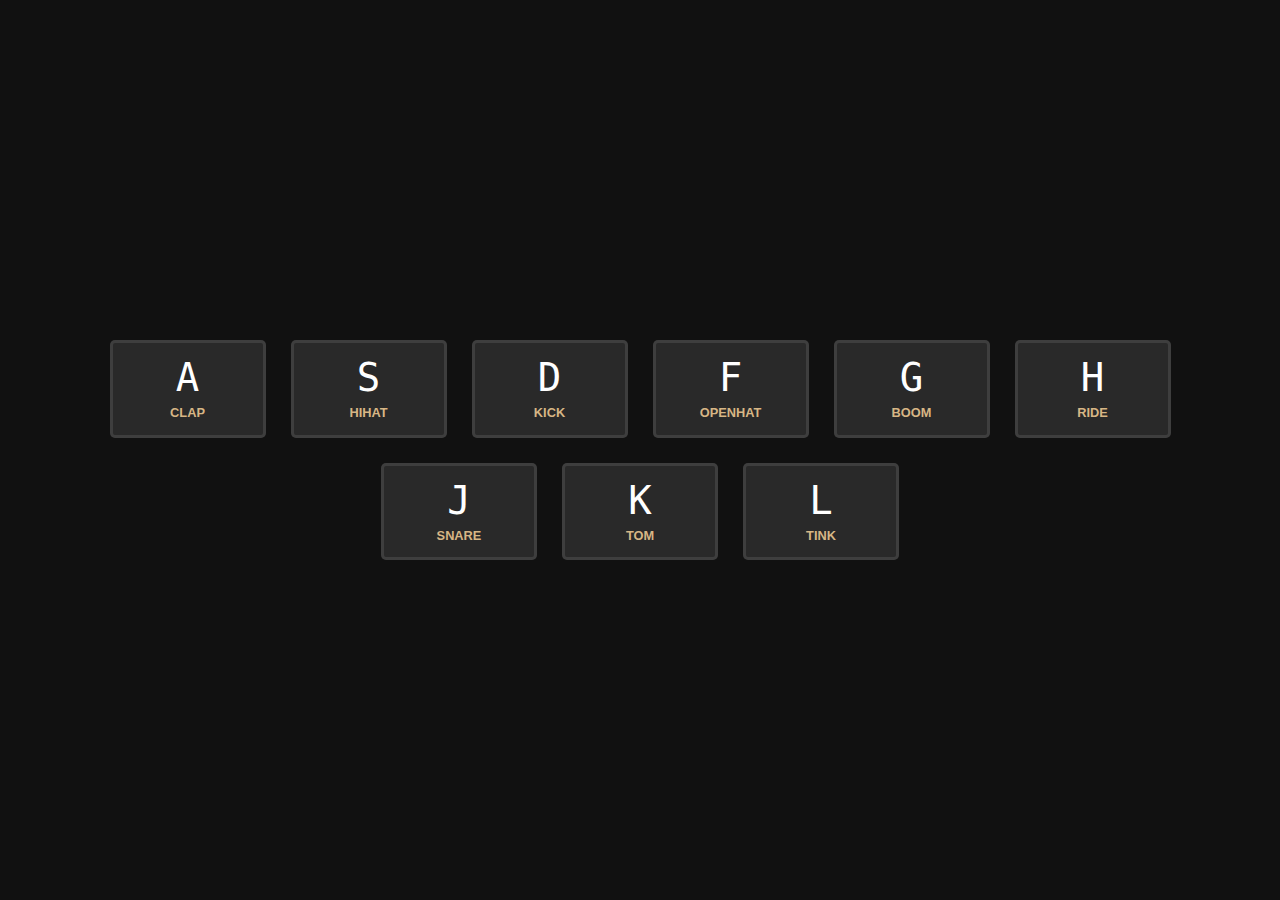
<file: 01_drumkit/index.html>
<!DOCTYPE html>
<html lang="en">
<head>
    <meta charset="UTF-8">
    <meta http-equiv="X-UA-Compatible" content="IE=edge">
    <meta name="viewport" content="width=device-width, initial-scale=1.0">
    <title>DrumKit</title>
    <link rel="stylesheet" href="assets/css/style.css">
    <script src="assets/js/main.js" defer></script>
</head>
<body>

    <div class="keys">

        <div class="key">
            <kbd>A</kbd>
            <span class="sound">Clap</span>
        </div>

        <div class="key">
            <kbd>S</kbd>
            <span class="sound">HiHat</span>
        </div>

        <div class="key">
            <kbd>D</kbd>
            <span class="sound">Kick</span>
        </div>

        <div class="key">
            <kbd>F</kbd>
            <span class="sound">Openhat</span>
        </div>

        <div class="key">
            <kbd>G</kbd>
            <span class="sound">Boom</span>
        </div>

        <div class="key">
            <kbd>H</kbd>
            <span class="sound">Ride</span>
        </div>

        <div class="key">
            <kbd>J</kbd>
            <span class="sound">Snare</span>
        </div>

        <div class="key">
            <kbd>K</kbd>
            <span class="sound">Tom</span>
        </div>

        <div class="key">
            <kbd>L</kbd>
            <span class="sound">Tink</span>
        </div>

    </div>
</body>
</html>
</file>
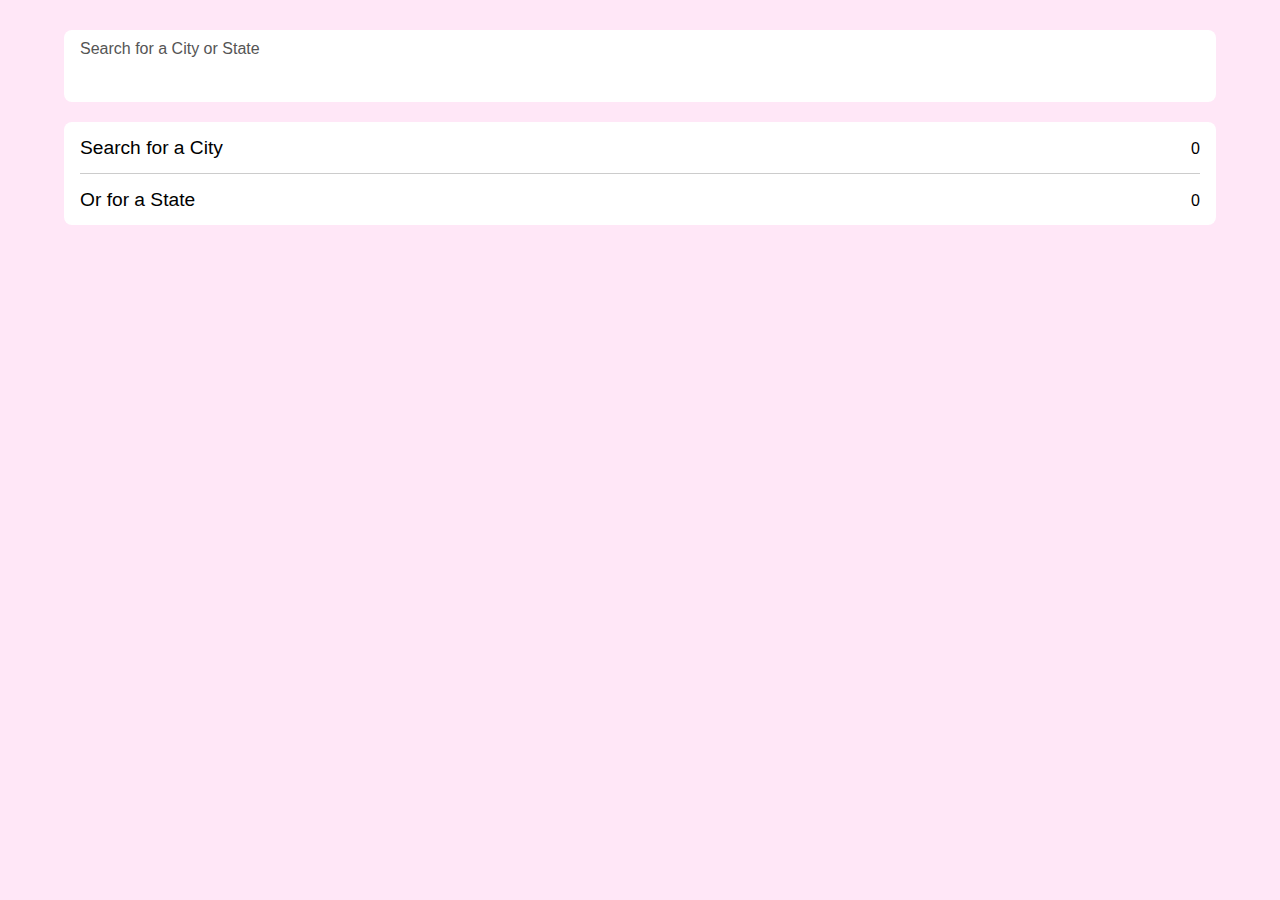
<file: 06_ajax-style/index.html>
<!DOCTYPE html>
<html lang="en">
<head>
    <meta charset="UTF-8">
    <meta http-equiv="X-UA-Compatible" content="IE=edge">
    <meta name="viewport" content="width=device-width, initial-scale=1.0">
    <title>Ajax Type</title>
    <link rel="stylesheet" href="style.css">
    <script src="index.js" defer></script>
</head>
<body>
    <form class="search">
        <div class="search__input">
            <input type="text" id="search" placeholder="">
            <label for="search">Search for a City or State</label>
        </div>
        
        <ul class="result">
            <li class="result__item">
                <h2>Search for a City</h2>
                <p>0</p>
            </li>
            <li class="result__item">
                <h2>Or for a State</h2>
                <p>0</p>
            </li>
        </ul>
    </form>
</body>
</html>
</file>
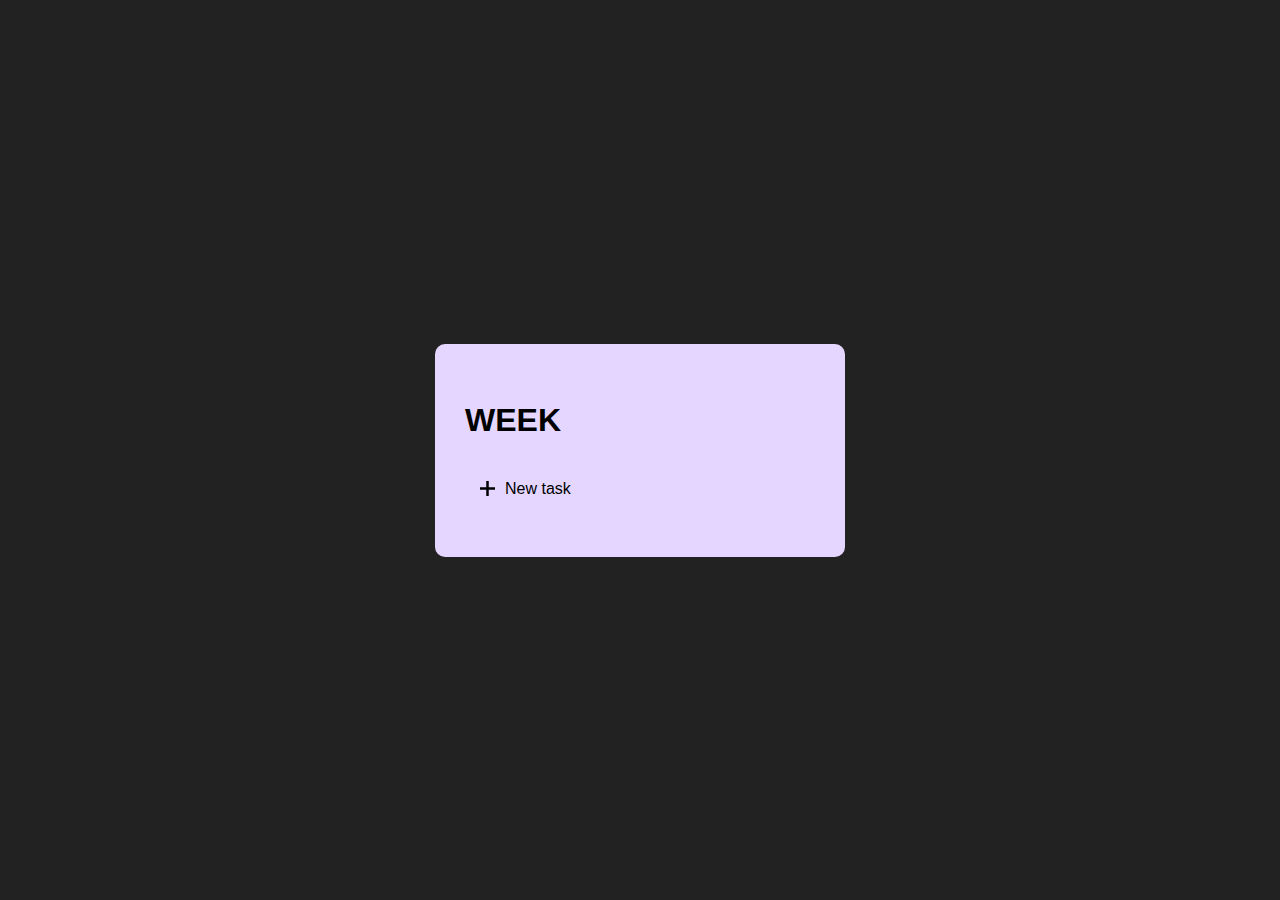
<file: 10_shift-todo/index.html>
<!DOCTYPE html>
<html lang="en">
<head>
    <meta charset="UTF-8">
    <meta http-equiv="X-UA-Compatible" content="IE=edge">
    <meta name="viewport" content="width=device-width, initial-scale=1.0">
    <title>Todo</title>
    <link rel="stylesheet" href="style.css">
    <script src="index.js" defer></script>
</head>
<body>
    <div id=todo>
        <h1>Week</h1>
        <ul class="task__list">
            <!-- <li class="task__el" draggable="true">
                <input type="checkbox" class="checkbox">
                <input class="task__text" type="text" value="Add Local Storage" placeholder="Untitled">
                <span class="task__delete-btn"></span>
            </li> -->
        </ul>
        <div class="task__add" role="button">
            <svg width="24" height="24" viewbox="0 0 24 24" xmlns="http://www.w3.org/2000/svg" fill-rule="evenodd" fill="CurrentColor" clip-rule="evenodd"><path d="M24 10h-10v-10h-4v10h-10v4h10v10h4v-10h10z"/></svg>
            New task
        </div>
    </div>
</body>
</html>
</file>
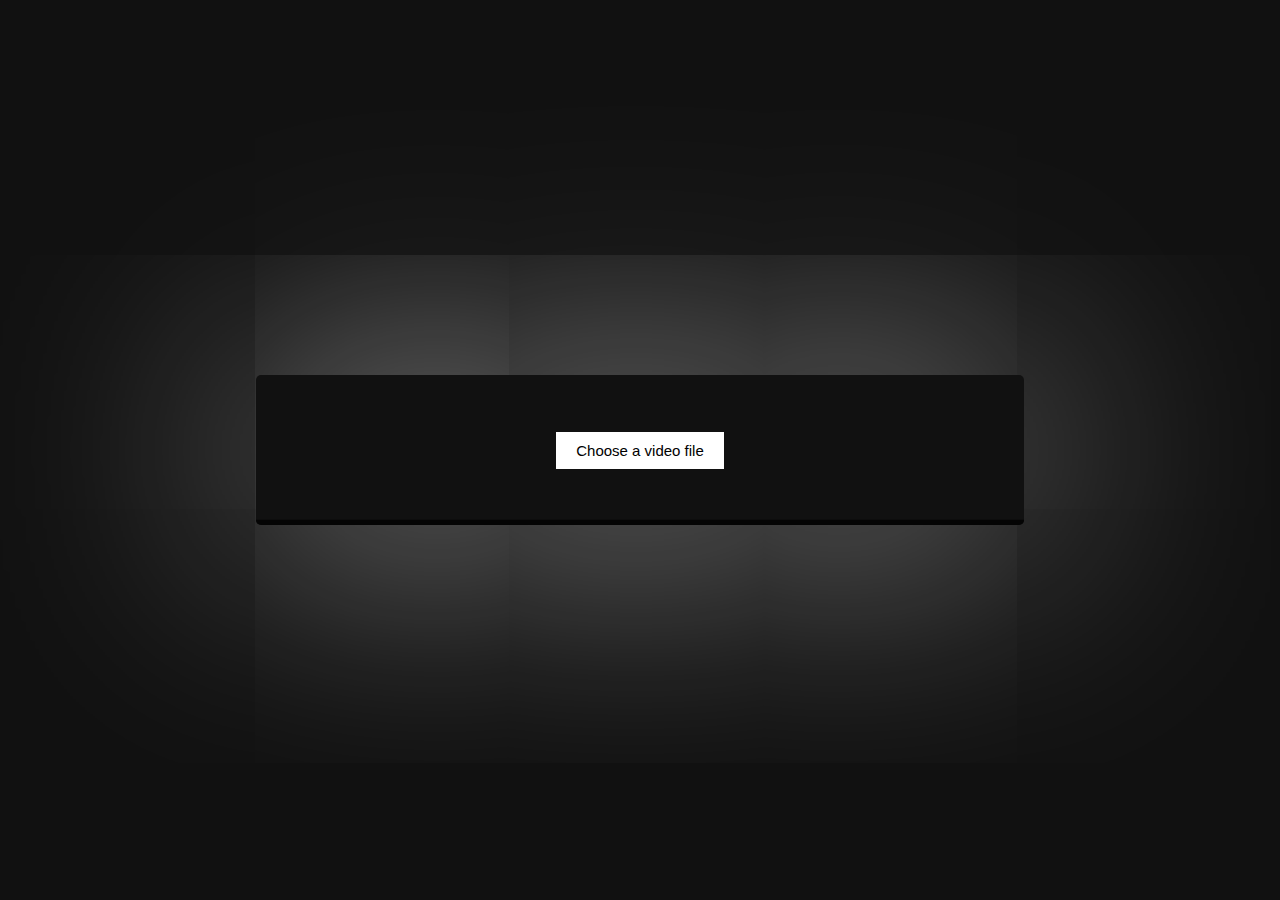
<file: 11_html-video-player/index.html>
<!DOCTYPE html>
<html lang="en">
<head>
    <meta charset="UTF-8">
    <meta http-equiv="X-UA-Compatible" content="IE=edge">
    <meta name="viewport" content="width=device-width, initial-scale=1.0">
    <title>html video player</title>
    <link rel="stylesheet" href="style.css">
    <script src="index.js" defer></script>
</head>
<body>
    <div class="player">
        <video class="player__video viewer" autoplay type="video/mp4"></video>
        <div class="choose__file"><input id="file-btn" type="file" accept="video/*"/><label for="file-btn">Choose a video file</label></div>
        <div class="status"><svg xmlns="http://www.w3.org/2000/svg" width="24" height="24" viewBox="0 0 24 24" fill="#fff"><path d="M3 22v-20l18 10-18 10z"/></svg></div>
        <div class="player__controls">
            <div class="progress">
                <div class="progress__filled"></div>
            </div>
            <button class="player__button toggle" title="Play (space)"><svg xmlns="http://www.w3.org/2000/svg" width="24" height="24" viewBox="0 0 24 24" fill="#fff"><path d="M3 22v-20l18 10-18 10z"/></svg></button>
            <button data-skip="-10" class="player__button skip">
                <svg xmlns="http://www.w3.org/2000/svg" width="24" height="27.5" viewBox="0 0 24 27.5" fill="#fff">
                    <path d="M0.5,11.9l2,0.5c-1.1,3.5-0.3,7.4,2.4,10.1c3.9,3.9,10.2,3.9,14.1,0s3.9-10.2,0-14.1c-1.9-1.9-4.5-2.9-7.1-2.9V9L6.1,4.4L12,0v3.5c3.1,0,6.1,1.2,8.5,3.5c4.7,4.7,4.7,12.3,0,17c-4.7,4.7-12.3,4.7-17,0C0.3,20.7-0.7,16.1,0.5,11.9z"/>
                    <path d="M9.6,20v-9H8c0,1.2-0.6,1.5-2.3,1.5V14h1.9V20H9.6z"/>
                    <path d="M14.4,10.9c-2.5,0-3.8,1.8-3.8,4.6c0,2.8,1.3,4.6,3.8,4.6c2.5,0,3.8-1.8,3.8-4.6C18.3,12.7,16.9,10.9,14.4,10.9zM14.4,18.5c-1.2,0-1.8-1.1-1.8-3s0.5-3,1.8-3c1.2,0,1.8,1.1,1.8,3S15.7,18.5,14.4,18.5z"/>
                </svg>
            </button>
            <button data-skip="10" class="player__button skip">
                <svg xmlns="http://www.w3.org/2000/svg" width="24" height="27.5" viewBox="0 0 24 27.5" fill="#fff">
                    <path d="M23.5,11.9l-2,0.5c1.1,3.5,0.3,7.4-2.4,10.1c-3.9,3.9-10.2,3.9-14.1,0S1,12.3,4.9,8.4C6.9,6.5,9.4,5.5,12,5.5V9l5.9-4.6L12,0v3.5C8.9,3.5,5.9,4.7,3.5,7c-4.7,4.7-4.7,12.3,0,17c4.7,4.7,12.3,4.7,17,0C23.7,20.7,24.7,16.1,23.5,11.9z"/>
                    <path d="M9.6,20v-9H8c0,1.2-0.6,1.5-2.3,1.5V14h1.9V20H9.6z"/>
                    <path d="M14.4,10.9c-2.5,0-3.8,1.8-3.8,4.6c0,2.8,1.3,4.6,3.8,4.6c2.5,0,3.8-1.8,3.8-4.6C18.3,12.7,16.9,10.9,14.4,10.9zM14.4,18.5c-1.2,0-1.8-1.1-1.8-3s0.5-3,1.8-3c1.2,0,1.8,1.1,1.8,3S15.7,18.5,14.4,18.5z"/>
                </svg>
            </button>
            <label for="volume" class="player__button volume" title="Mute (m)"><svg xmlns="http://www.w3.org/2000/svg" width="24" height="24" viewBox="0 0 24 24" fill="#fff"><path d="M5 17h-5v-10h5v10zm2-10v10l9 5v-20l-9 5zm11.008 2.093c.742.743 1.2 1.77 1.198 2.903-.002 1.133-.462 2.158-1.205 2.9l1.219 1.223c1.057-1.053 1.712-2.511 1.715-4.121.002-1.611-.648-3.068-1.702-4.125l-1.225 1.22zm2.142-2.135c1.288 1.292 2.082 3.073 2.079 5.041s-.804 3.75-2.096 5.039l1.25 1.254c1.612-1.608 2.613-3.834 2.616-6.291.005-2.457-.986-4.681-2.595-6.293l-1.254 1.25z"/></svg></label>
            <input type="range" name="volume" class="player__slider volume" min="0" max="1" step="0.05" value="0.7">
            <label for="volume" class="player__button playbackrate"><svg xmlns="http://www.w3.org/2000/svg" width="24" height="24" viewBox="0 0 24 24" fill="#fff"><path d="M15.91 13.34l2.636-4.026-.454-.406-3.673 3.099c-.675-.138-1.402.068-1.894.618-.736.823-.665 2.088.159 2.824.824.736 2.088.665 2.824-.159.492-.55.615-1.295.402-1.95zm-3.91-10.646v-2.694h4v2.694c-1.439-.243-2.592-.238-4 0zm8.851 2.064l1.407-1.407 1.414 1.414-1.321 1.321c-.462-.484-.964-.927-1.5-1.328zm-18.851 4.242h8v2h-8v-2zm-2 4h8v2h-8v-2zm3 4h7v2h-7v-2zm21-3c0 5.523-4.477 10-10 10-2.79 0-5.3-1.155-7.111-3h3.28c1.138.631 2.439 1 3.831 1 4.411 0 8-3.589 8-8s-3.589-8-8-8c-1.392 0-2.693.369-3.831 1h-3.28c1.811-1.845 4.321-3 7.111-3 5.523 0 10 4.477 10 10z"/></svg></label>
            <input type="range" name="playbackRate" class="player__slider playbackrate" min="0.5" max="2" step="0.1" value="1">
            <button class="player__button fullscreen" title="Toggle Fullscreen"><svg xmlns="http://www.w3.org/2000/svg" width="24" height="24" viewBox="0 0 24 24" fill="#fff"><path d="M24 9h-2v-4h-4v-2h6v6zm-6 12v-2h4v-4h2v6h-6zm-18-6h2v4h4v2h-6v-6zm6-12v2h-4v4h-2v-6h6z"/></svg></button>
        </div>
        <canvas id="video-color" style="display: none;"></canvas>
    </div>
</body>
</html>
</file>
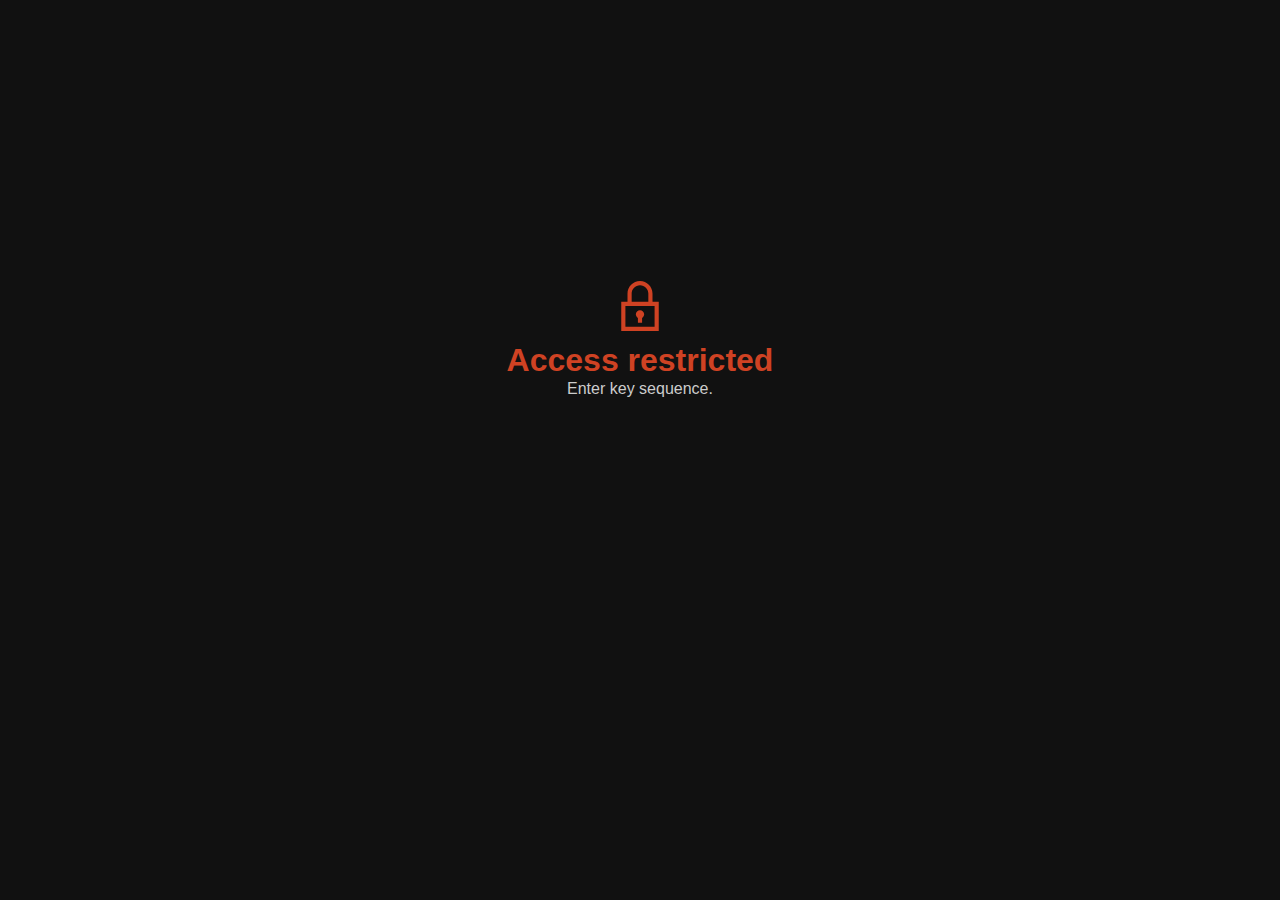
<file: 12_key-sequence/index.html>
<!DOCTYPE html>
<html lang="en">
<head>
    <meta charset="UTF-8">
    <meta http-equiv="X-UA-Compatible" content="IE=edge">
    <meta name="viewport" content="width=device-width, initial-scale=1.0">
    <title>Key Sequence</title>
    <link rel="stylesheet" href="style.css">
    <script src="index.js" defer></script>
</head>
<body>
    <div class="container">
        <svg xmlns="http://www.w3.org/2000/svg" width="24" height="24" viewBox="0 0 24 24"><path d="M10 16c0-1.104.896-2 2-2s2 .896 2 2c0 .738-.404 1.376-1 1.723v2.277h-2v-2.277c-.596-.347-1-.985-1-1.723zm11-6v14h-18v-14h3v-4c0-3.313 2.687-6 6-6s6 2.687 6 6v4h3zm-13 0h8v-4c0-2.206-1.795-4-4-4s-4 1.794-4 4v4zm11 2h-14v10h14v-10z"/></svg>
        <h1>Access restricted</h1>
        <p>Enter key sequence.</p>
        <div class="passkey">
        </div>
    </div>
</body>
</html>
</file>
<file: 01_drumkit/assets/css/style.css>
*{
    font-size: 1em;
    line-height: 1;
}

body{
    margin: 0;
    padding: 0;
    background-color: #111;
    color: #fff;
    width: 100%;
    height: 100vh;

    display: flex;
    align-items: center;
    justify-content: center;
}

.keys{
    display: flex;
    flex-direction: row;
    flex-wrap: wrap;
    gap: 25px;
    justify-content: center;
    padding: 50px;
}

.key{
    text-align: center;

    display: flex;
    flex-direction: column;

    padding: 15px 40px;
    width: 70px;
    
    background-color: rgba(255, 255, 255, 0.1);
    border-radius: 5px;
    border: 3px solid rgba(255, 255, 255, 0.1);

    cursor: pointer;
    transition: all ease 100ms;
}

.key kbd{
    font-size: 3em;
}

.sound{
    margin-top: 10px;
    font-family: Arial, Helvetica, sans-serif;
    text-transform: uppercase;
    font-size: 0.8em;
    font-weight: 600;
    color: rgb(215, 182, 133);
}

.playing{
    background-color: rgba(255, 255, 255, 0.2);
    border-color: rgb(215, 182, 133);
    transform: scale(1.05);
}
</file>
<file: 06_ajax-style/style.css>
*{
    margin: 0;
    padding: 0;
}

body{
    width: 100%;

    display: flex;
    justify-content: center;

    background-color: rgb(255, 231, 247);
    font-family: Arial, Helvetica, sans-serif;
}

.search{
    margin: 30px 50px;
    width: 90%;
}

.search__input{
    position: relative;

    width: 100%;

    margin-bottom: 20px;
}

.search__input input{
    background-color: #fff;

    padding-top: 1.8rem;
    padding-left: 1rem;
    padding-right: 1rem;
    padding-bottom: 0.8rem;
    
    border-radius: 8px;

    border: none;
    outline: 0;
    font-size: 1.5rem;
    width: 100%;
    box-sizing: border-box;
    transition: all 0.2s ease;
    border: 1px solid transparent;
}

.search__input input:focus{
    border-color: #a633a2;
    box-shadow: 0 0 0 3px rgba(237, 24, 219, 0.2);
    
}

.search__input label{
    font-size: 1rem;
    color: #555;
    margin-bottom: 2px;

    position: absolute;
    left: 1rem;
    top: 0.6rem;
}

.result{
    background-color: #fff;
    border-radius: 8px;

    list-style: none;
    margin-bottom: 20px;
}

.result__item{
    padding: 1rem 0;
    margin: 0 1rem;
    box-sizing: border-box;

    display: flex;
    justify-content: space-between;
    align-items: baseline;
    line-height: 1;
}

.result__item h2{
    font-weight: 400;
    font-size: 1.2rem;
}

.result__item:not(:last-child){
    border-bottom: 1px solid #ccc;
}

.result__item:last-child{
    text-align: right;
}

.highlight{
    background-color: rgb(248, 167, 255);
}
</file>
<file: 10_shift-todo/style.css>
*{
    margin: 0;
    padding: 0;
    line-height: 1;
}

body{
    font-family: Arial, Helvetica, sans-serif;
    background-color: #222;
    width: 100%;
    height: 100vh;
    display: flex;
    align-items: center;
    justify-content: center;
}

#todo{
    background-color: #e5d6ff;
    border-radius: 10px;
    padding: 60px 30px 50px;
    min-width: 350px;
}

#todo h1{
    text-align: left;
    text-transform: uppercase;
}

ul.task__list{
    margin: 30px 0;
    margin-bottom: 5px;
    list-style: none;
    display: flex;
    flex-direction: column;
    gap : 5px;
}

.task__el{
    padding: 12px 15px;
    box-sizing: border-box;
    border-radius: 10px;
    display: flex;
    flex-direction: row;
    align-items: center;
    width: 100%;
    background-color: #fff;
    gap: 1em;
    position: relative;
    overflow: hidden;
    z-index: 1;
}

.task__el .checkbox{
    height: 25px;
    width: 25px;
    background: center/100%;
    background-color: inherit;
    border: 1.5px solid #ddd;
    box-shadow: 1px 1px 2px rgb(0 0 0 / 5%);
    appearance: none;
    outline: none;
    box-sizing: border-box;
    border-radius: 30%;
    flex-shrink: 0;
    cursor: pointer;
    transition: all .2s ease;
}

.task__text{
    white-space: nowrap;
    box-sizing: border-box;
    color: inherit;
    font-size: inherit;
    background-color: transparent;
    outline: none;
    border: 0;
    min-width: 20%;
    width: 100%;
    overflow: hidden;
    padding: 5px 0;
    position: relative;
    flex-grow: 1;
}

.task__text::placeholder{
    color: #ccc;
}

.checkbox:checked{
    background: no-repeat center/51% url('data:image/svg+xml;utf8,<svg xmlns="http://www.w3.org/2000/svg" width="24" height="24" viewBox="0 0 24 24"><path fill="white" d="M20.285 2l-11.285 11.567-5.286-5.011-3.714 3.716 9 8.728 15-15.285z"/></svg>') #5eba8a;
    border-color: #5eba8a;
    animation-name: checked;
    animation-duration: 0.2s;
    animation-timing-function: ease-in-out;
    animation-iteration-count: 1;
    animation-play-state: paused;
}


@keyframes checked{
    0% { box-shadow: inherit;}
    50%   { box-shadow: 0 0 0 10px rgb(94 186 138 / 20%);}
    100% { box-shadow: 0 0 0 2px rgb(94 186 138 / 20%);}
}

.checkbox:focus{
    box-shadow: 0 0 0 2px rgb(94 186 138 / 20%);
}

.checkbox:not(:checked):hover{
    background-color: rgb(0 0 0 / 5%);
}

.checkbox:checked + .task__text{
    text-decoration: line-through;
    color: #ccc;
}

/*background grey when checkbox checked*/
.checkbox:checked:before {
    content: '';
    position: absolute;
    width: 100%;
    height: 100%;
    left: 0;
    top: 0;
    background-color: #f6f6f6;
    pointer-events: none;
    opacity: 1;
    transition: all 0.4s ease;
    z-index: -1;
}

.task__delete-btn{
    flex-shrink: 0;
    margin-left: auto;
    height: 25px;
    width: 25px;
    background: no-repeat center/70% url('data:image/svg+xml,<svg width="24" height="24" xmlns="http://www.w3.org/2000/svg" fill-rule="evenodd" clip-rule="evenodd" fill="%23ccc"><path d="M19 24h-14c-1.104 0-2-.896-2-2v-17h-1v-2h6v-1.5c0-.827.673-1.5 1.5-1.5h5c.825 0 1.5.671 1.5 1.5v1.5h6v2h-1v17c0 1.104-.896 2-2 2zm0-19h-14v16.5c0 .276.224.5.5.5h13c.276 0 .5-.224.5-.5v-16.5zm-9 4c0-.552-.448-1-1-1s-1 .448-1 1v9c0 .552.448 1 1 1s1-.448 1-1v-9zm6 0c0-.552-.448-1-1-1s-1 .448-1 1v9c0 .552.448 1 1 1s1-.448 1-1v-9zm-2-7h-4v1h4v-1z"/></svg>');
    cursor: pointer;
    transition: all 0.2s ease;
}

.task__delete-btn:hover{
    background: no-repeat center/70% url('data:image/svg+xml,<svg width="24" height="28" xmlns="http://www.w3.org/2000/svg" fill-rule="evenodd" clip-rule="evenodd" fill="%23e5a2a2"><g><path class="st0" d="M19,25c0,0.3-0.2,0.5-0.5,0.5h-13C5.2,25.5,5,25.3,5,25V8.5H3v17c0,1.1,0.9,2,2,2h14c1.1,0,2-0.9,2-2v-17h-2V25z"/><path class="st0" d="M16,3l0-1.5C16,0.7,15.3,0,14.5,0l-5,0C8.7,0,8,0.7,8,1.5L8,3L2,3l0,2l1,0l18,0l1,0l0-2L16,3z M14,3l-4,0l0-1l4,0V3z"/><path class="st0" d="M10,21.5v-9c0-0.6-0.4-1-1-1s-1,0.4-1,1v9c0,0.6,0.4,1,1,1S10,22.1,10,21.5z"/><path class="st0" d="M16,21.5v-9c0-0.6-0.4-1-1-1s-1,0.4-1,1v9c0,0.6,0.4,1,1,1S16,22.1,16,21.5z"/></g></svg>');
}

.task__delete-btn::before {
    content: '';
    position: absolute;
    width: 100%;
    height: 100%;
    left: 0;
    top: 0;
    background: rgb(255 0 0 / 10%);
    pointer-events: none;
    opacity: 0;
    transition: all 0.4s ease;
    z-index: -1;
}

.task__delete-btn:hover::before{
    opacity: 1;
}


.deleting{
    animation-name: deleting;
    animation-duration: 0.3s;
    animation-timing-function: linear;
    animation-iteration-count: 1;
    animation-fill-mode: forwards; 
}

@keyframes deleting{
    0%   { transform: translateX(0%); opacity: 1; }
    100% { transform: translateX(-100%); opacity: 0;}
}

.task__add{
    padding: 10px 15px;
    box-sizing: border-box;
    border-radius: 10px;
    display: flex;
    flex-direction: row;
    align-items: center;
    width: 100%;
    gap: 10px;
    cursor: pointer;
    transition: all 0.2s;
}

.task__add svg{
    width: 15px;
    height: 15px;
}

.task__add:hover{
    background-color: rgb(0 0 0 / 5%);
}
</file>
<file: 11_html-video-player/style.css>
:root{
    --mainColor: 255, 255, 255;
}

html {
    box-sizing: border-box;
}
  
*, *:before, *:after {
    box-sizing: inherit;
}

body {
    margin: 0;
    padding: 0;
    display: flex;
    background: #111;
    min-height: 100vh;
    background-size: cover;
    align-items: center;
    justify-content: center;
}

.player {
    width: 60%;
    max-width: 90%;
    position: relative;
    font-size: 0;
    overflow: hidden;
    border-radius: 5px;
    box-shadow: 0 0 500px 20px rgba(var(--mainColor),0.5);
    transition: box-shadow 2s;
}

.choose__file{
    position: absolute;
    width: 100%;
    height: 100%;
    top: 0;
    left: 0;
    display: flex;
    justify-content: center;
    align-items: center;
    z-index: 1;
}

#file-btn{
    width: 0.1px;
	height: 0.1px;
	opacity: 0;
	overflow: hidden;
	position: absolute;
	z-index: -1;
}

#file-btn + label{
    font-family: Helvetica, Arial, sans-serif;
    color: #000;
    font-size: 15px;
    padding: 10px 20px;
    background-color: #fff;
    cursor: pointer;
}

.status{
    width: 100%;
    height: 100%;
    position: absolute;
    background-color: rgb(0 0 0 /20%);
    top: 0;
    left: 0;
    pointer-events: none;
    display: flex;
    align-items: center;
    justify-content: center;
    opacity: 0;
    transition: all 1s;
}

.visible{
    opacity: 1;
}

.player .status svg{
    width: 15%;
    height: 15%;
    fill: rgb(255 255 255 /80%);
}
.player svg{
    fill: rgb(255 255 255 /90%);
    width: 24px;
}

@keyframes status {
    0% {opacity: 0;}
    1% {opacity: 1;}
    50% {opacity: 1;}
    100% {opacity: 0;}
}

/* This css is only applied when fullscreen is active. */
.player:fullscreen {
    max-width: none;
    width: 100%;
    border-radius: 0;
}

.player:-webkit-full-screen {
    max-width: none;
    width: 100%;
}

.player__video {
    width: 100%;
    height: 100%;
}

.player__button {
    background: none;
    border: 0;
    line-height: 1;
    color: white;
    text-align: center;
    outline: 0;
    padding: 0;
    cursor: pointer;
    max-width: 50px;
}

.player__button.skip{
    flex-grow: 0;
    margin: 0 10px;
}

.player__button:focus {
    border-color: rgb(var(--mainColor));
}

.player__slider {
    width: 10px;
    height: 30px;
}

.player__controls {
    display: flex;
    position: absolute;
    align-items: center;
    bottom: 0;
    width: 100%;
    transform: translateY(100%) translateY(-5px);
    transition: all .3s;
    flex-wrap: wrap;
    background: rgba(0,0,0,0.5);
    padding-bottom: 10px;
}

.player:hover .player__controls {
    transform: translateY(0);
}

.player:hover .progress {
    height: 5px;
}

.player:hover .progress:hover{
    height: 15px;
}

.player__controls > * {
    flex: 1;
}

.progress {
    flex: 10;
    position: relative;
    display: flex;
    flex-basis: 100%;
    height: 5px;
    transition: height 0.3s;
    background: rgba(0,0,0,0.5);
    cursor: pointer;
    margin-bottom: 10px;
}

.progress__filled {
    width: 50%;
    background: rgb(var(--mainColor));
    flex: 0;
    flex-basis: 0%;
}

/* .player__button.volume svg, .player__button.playbackrate svg, .player__button.toggle svg{
    width: 18px;
} */

.player__slider.volume, .player__slider.playbackrate{
    flex-grow: 0;
    width: 100px;
}


.player__slider.volume{
    opacity: 0;
    transition: opacity 0.3s;
}
.player__slider.volume:hover{
    opacity: 1;
}
.player__button.volume:hover + .player__slider.volume{
    opacity: 1;
}
.player__button.volume, .player__slider.volume{
    margin: 0;
}

.player__button.playbackrate{
    margin-left: auto;
}

.player__slider.playbackrate{
    margin-right: 20px;
}

/* unholy css to style input type="range" */

input[type=range] {
    -webkit-appearance: none;
    background: transparent;
    width: 100%;
    margin: 0 5px;
    height: 5px;
    border-radius: 5px;
    background-image: linear-gradient(rgb(var(--mainColor)),rgb(var(--mainColor)));
    background-size: 70% 100%;
    background-repeat: no-repeat;
}

input[type=range].playbackrate{
    background-size: 33.33% 100%;
}

input[type=range]:focus {
    outline: none;
}

input[type=range]::-webkit-slider-runnable-track {
    width: 100%;
    height: 5px;
    cursor: pointer;
    background: rgba(255,255,255,0.2);
    border-radius: 20px;
    border: 0;
}

input[type=range]::-webkit-slider-thumb {
    height: 15px;
    width: 15px;
    border-radius: 50px;
    background: rgb(var(--mainColor));
    cursor: pointer;
    -webkit-appearance: none;
    margin-top: -5px;
}
</file>
<file: 12_key-sequence/style.css>
* {
    margin: 0;
    padding: 0;
    line-height: 1;
    color: #fff;
}

body{
    width: 100%;
    height: 90vh;
    display: flex;
    justify-content: center;
    align-items: center;
    background-color: #111;
    font-family: Arial, Helvetica, sans-serif;
}

.container{
    padding: 50px 10px;
    border-radius: 20px;
    text-align: center;
}

.container svg{
    width: 50px;
    height: 50px;
    margin-bottom: 10px;
    fill: rgb(207, 66, 35);
}

.container h1{
    margin-bottom: 5px;
    color: rgb(207, 66, 35);
}

.container p{
    color: #ccc;
}

.passkey{
    margin-top: 50px;
    margin-right: calc(50% - 40px);
    display: flex;
    justify-content: right;
    gap: 20px;
    min-height: 82px;
}

kbd{
    border: 1px solid rgb(255 255 255 /20%);
    background-color: rgb(255 255 255 /5%);
    padding: 20px;
    border-radius: 10px;
    display: flex;
    flex-wrap: wrap;
    justify-content: center;
    align-items: center;
    min-width: 40px;
    height: 40px;
    opacity: 0;
    text-transform: uppercase;
    animation: show 2s;
}

@keyframes show {
    0% {opacity: 0;}
    0% {opacity: 1;}
    70% {opacity: 1;}
    100% {opacity: 0;}
}

.granted{
    background-color: #226622;
}

.granted h1, .granted svg{
    fill: #fff;
    color: #fff;
}
</file>
